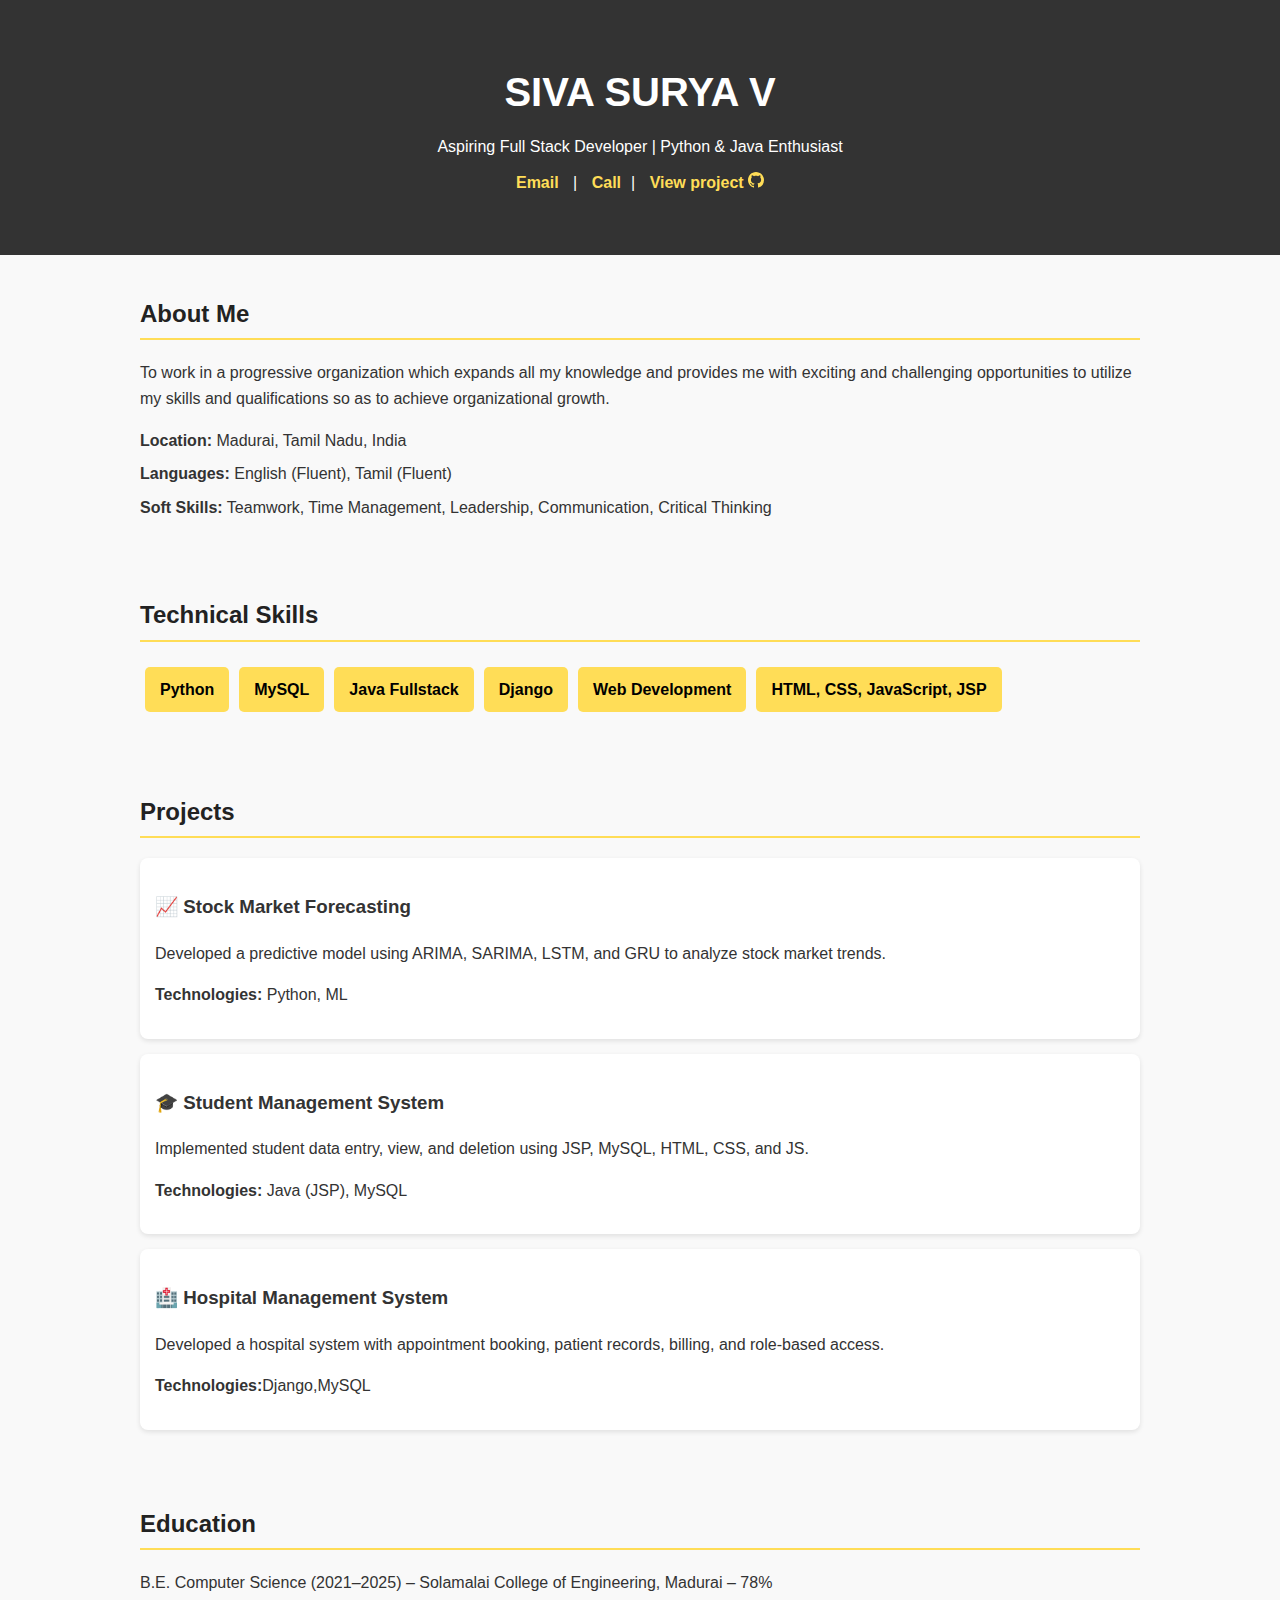
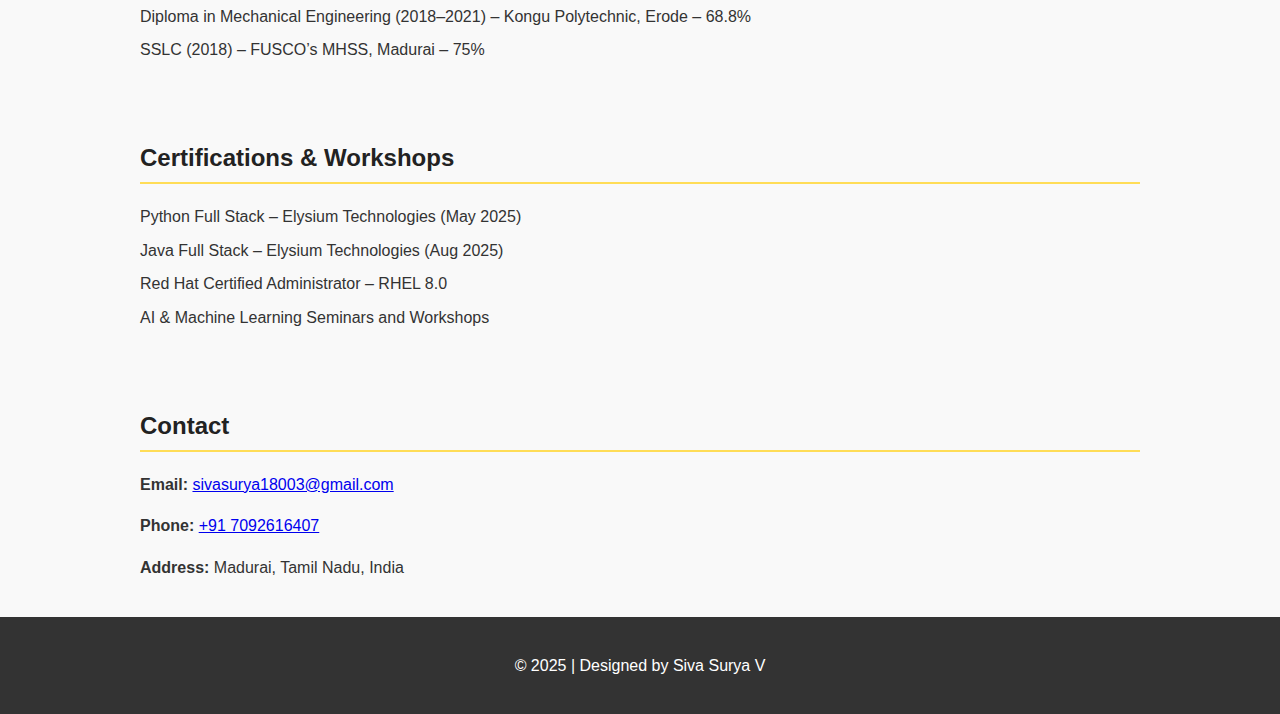
<file: index.html>
<!DOCTYPE html>
<html lang="en">
<head>
  <meta charset="UTF-8">
  <meta name="viewport" content="width=device-width, initial-scale=1.0">
  <title>Siva Surya V | Portfolio</title>
  <link rel="stylesheet" href="style.css"> 
</head>
<body>
  <header>
    <div class="container">
      <h1>SIVA SURYA V</h1>
      <p>Aspiring Full Stack Developer | Python & Java Enthusiast</p>
      <div class="socials">
        <a href="mailto:sivasurya18003@gmail.com">Email</a> |
        <a href="tel:+917092616407">Call</a>|
        <a href="https://github.com/sivasurya18003-star/my_projects.git" target="_blank"><i class="git"></i>View project <svg xmlns="http://www.w3.org/2000/svg" width="16" height="16" fill="currentColor" class="bi bi-github" viewBox="0 0 16 16">
  <path d="M8 0C3.58 0 0 3.58 0 8c0 3.54 2.29 6.53 5.47 7.59.4.07.55-.17.55-.38 0-.19-.01-.82-.01-1.49-2.01.37-2.53-.49-2.69-.94-.09-.23-.48-.94-.82-1.13-.28-.15-.68-.52-.01-.53.63-.01 1.08.58 1.23.82.72 1.21 1.87.87 2.33.66.07-.52.28-.87.51-1.07-1.78-.2-3.64-.89-3.64-3.95 0-.87.31-1.59.82-2.15-.08-.2-.36-1.02.08-2.12 0 0 .67-.21 2.2.82.64-.18 1.32-.27 2-.27s1.36.09 2 .27c1.53-1.04 2.2-.82 2.2-.82.44 1.1.16 1.92.08 2.12.51.56.82 1.27.82 2.15 0 3.07-1.87 3.75-3.65 3.95.29.25.54.73.54 1.48 0 1.07-.01 1.93-.01 2.2 0 .21.15.46.55.38A8.01 8.01 0 0 0 16 8c0-4.42-3.58-8-8-8"/>
</svg></a>
      </div>
    </div>
  </header>
  <section id="about" class="container">
    <h2>About Me</h2>
    <p>To work in a progressive organization which expands all my knowledge and provides me with exciting and challenging opportunities to utilize my skills and qualifications so as to achieve organizational growth.</p>
    <ul>
      <li><strong>Location:</strong> Madurai, Tamil Nadu, India</li>
      <li><strong>Languages:</strong> English (Fluent), Tamil (Fluent)</li>
      <li><strong>Soft Skills:</strong> Teamwork, Time Management, Leadership, Communication, Critical Thinking</li>
    </ul>
  </section>
  <section id="skills" class="container">
    <h2>Technical Skills</h2>
    <ul class="skills-list">
      <li>Python</li>
      <li>MySQL</li>
      <li>Java Fullstack</li>
      <li>Django</li>
      <li>Web Development</li>
      <li>HTML, CSS, JavaScript, JSP</li>
    </ul>
  </section>
  <section id="projects" class="container">
    <h2>Projects</h2>
    <div class="project">
      <h3>📈 Stock Market Forecasting</h3>
      <p>Developed a predictive model using ARIMA, SARIMA, LSTM, and GRU to analyze stock market trends.</p>
      <p><strong>Technologies:</strong> Python, ML</p>
    </div>
    <div class="project">
      <h3>🎓 Student Management System</h3>
      <p>Implemented student data entry, view, and deletion using JSP, MySQL, HTML, CSS, and JS.</p>
      <p><strong>Technologies:</strong> Java (JSP), MySQL</p>
    </div>
    <div class="project">
      <h3>🏥 Hospital Management System</h3>
      <p>Developed a hospital system with appointment booking, patient records, billing, and role-based access.</p>
      <p><strong>Technologies:</strong>Django,MySQL</p>
    </div>
  </section>
  <section id="education" class="container">
    <h2>Education</h2>
    <ul>
      <li>B.E. Computer Science (2021–2025) – Solamalai College of Engineering, Madurai – 78%</li>
      <li>Diploma in Mechanical Engineering (2018–2021) – Kongu Polytechnic, Erode – 68.8%</li>
      <li>SSLC (2018) – FUSCO’s MHSS, Madurai – 75%</li>
    </ul>
  </section>

    <section id="certifications" class="container">
    <h2>Certifications & Workshops</h2>
    <ul>
      <li>Python Full Stack – Elysium Technologies (May 2025)</li>
      <li>Java Full Stack – Elysium Technologies (Aug 2025)</li>
      <li>Red Hat Certified Administrator – RHEL 8.0</li>
      <li>AI & Machine Learning Seminars and Workshops</li>
    </ul>
  </section>

  <section id="contact" class="container">
    <h2>Contact</h2>
    <p><strong>Email:</strong> <a href="mailto:sivasurya18003@gmail.com">sivasurya18003@gmail.com</a></p>
    <p><strong>Phone:</strong> <a href="tel:+917092616407">+91 7092616407</a></p>
    <p><strong>Address:</strong> Madurai, Tamil Nadu, India</p>
  </section>
  <footer>
    <p>© 2025 | Designed by Siva Surya V</p>
  </footer>

</body>
</html>
</file>
<file: style.css>
body {
  font-family: Arial, sans-serif;
  margin: 0;
  padding: 0;
  line-height: 1.6;
  background: #f9f9f9;
  color: #333;
}
.container {
  width: 90%;
  max-width: 1000px;
  margin: auto;
  padding: 20px;
}
header {
  background: #333;
  color: #fff;
  text-align: center;
  padding: 40px 20px;
}
header h1 {
  margin: 0;
  font-size: 2.5rem;
}
header p {
  margin: 10px 0;
}
.socials a {
  color: #ffdd57;
  text-decoration: none;
  margin: 0 10px;
  font-weight: bold;
}
section {
  margin: 40px 0;
}
h2 {
  color: #222;
  border-bottom: 2px solid #ffdd57;
  padding-bottom: 5px;
}
ul {
  list-style: none;
  padding: 0;
}
ul li {
  margin: 8px 0;
}
.skills-list {
  display: flex;
  flex-wrap: wrap;
}
.skills-list li {
  background: #ffdd57;
  color: #000;
  margin: 5px;
  padding: 10px 15px;
  border-radius: 5px;
  font-weight: bold;
}
.project {
  background: #fff;
  padding: 15px;
  margin: 15px 0;
  border-radius: 8px;
  box-shadow: 0 2px 5px rgba(0,0,0,0.1);
}
footer {
  text-align: center;
  padding: 20px;
  background: #333;
  color: #fff;
}
</file>
